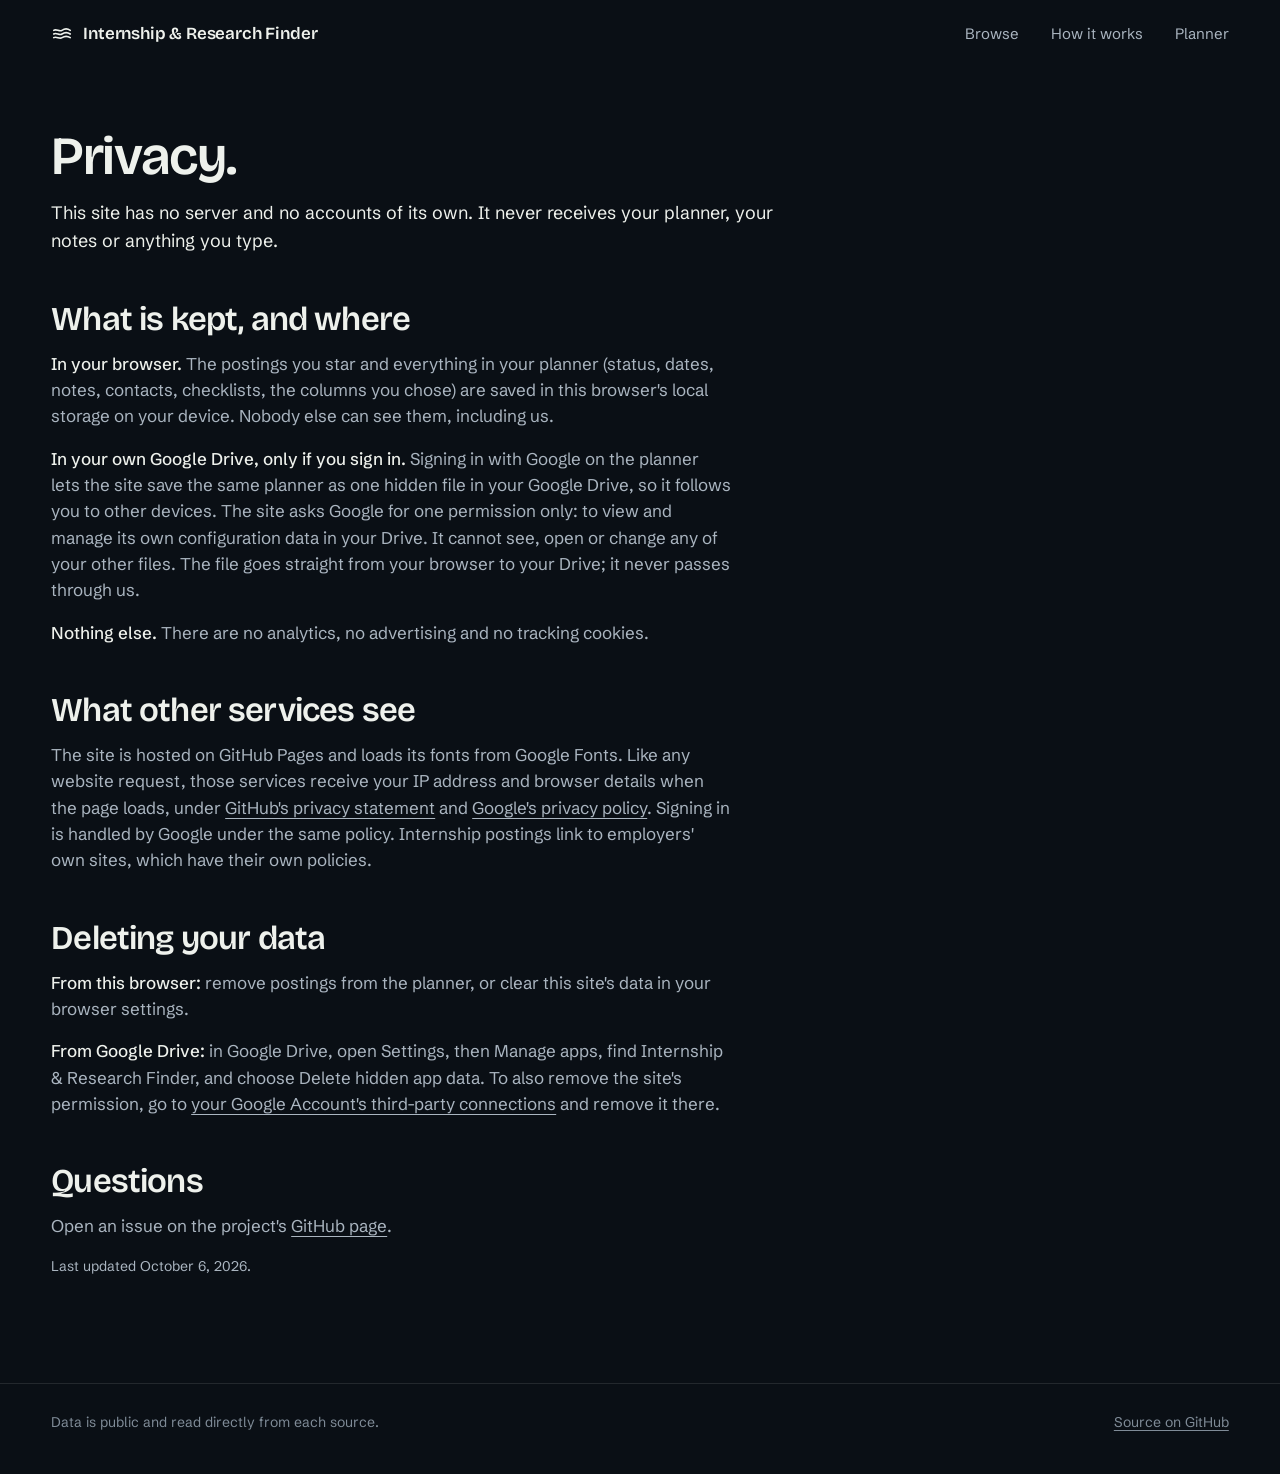
<file: site/privacy.html>
<!doctype html>
<html lang="en">
<head>
<meta charset="utf-8">
<meta name="viewport" content="width=device-width, initial-scale=1">
<title>Privacy · Internship &amp; Research Finder</title>
<meta name="description" content="What Internship & Research Finder stores, where, and how to delete it.">
<meta name="theme-color" content="#0a0f15">
<link rel="icon" href="data:image/svg+xml,%3Csvg xmlns='http://www.w3.org/2000/svg' viewBox='0 0 24 24'%3E%3Crect width='24' height='24' rx='6' fill='%230a0f15'/%3E%3Cpath d='M5 9c2.3-1.5 4.7 1.5 7 0s4.7-1.5 7 0M5 12.5c2.3-1.5 4.7 1.5 7 0s4.7-1.5 7 0M5 16c2.3-1.5 4.7 1.5 7 0s4.7-1.5 7 0' fill='none' stroke='%23eef1ec' stroke-width='1.9' stroke-linecap='round'/%3E%3C/svg%3E">
<link rel="preconnect" href="https://fonts.googleapis.com">
<link rel="preconnect" href="https://fonts.gstatic.com" crossorigin>
<link href="https://fonts.googleapis.com/css2?family=Bricolage+Grotesque:opsz,wght@12..96,500..700&family=Schibsted+Grotesk:wght@400;500;600&family=Fragment+Mono&display=swap" rel="stylesheet">
<link rel="stylesheet" href="style.css">
</head>
<body>
<header class="bar">
  <a class="mark" href="index.html"><svg viewBox="0 0 24 24" fill="none" stroke="currentColor" stroke-width="1.8" stroke-linecap="round" aria-hidden="true"><path d="M3 8c3-2 6 2 9 0s6-2 9 0M3 12c3-2 6 2 9 0s6-2 9 0M3 16c3-2 6 2 9 0s6-2 9 0"/></svg>Internship &amp; Research Finder</a>
  <nav class="nav" aria-label="Sections"><a href="index.html#browse">Browse</a><a href="index.html#how">How it works</a><a href="planner.html" data-saved-link>Planner</a></nav>
</header>

<main class="plan prose">
  <h1>Privacy.</h1>
  <p class="lede-line">This site has no server and no accounts of its own. It never receives your planner, your notes or anything you type.</p>

  <h2>What is kept, and where</h2>
  <p><b>In your browser.</b> The postings you star and everything in your planner (status, dates, notes, contacts, checklists, the columns you chose) are saved in this browser's local storage on your device. Nobody else can see them, including us.</p>
  <p><b>In your own Google Drive, only if you sign in.</b> Signing in with Google on the planner lets the site save the same planner as one hidden file in your Google Drive, so it follows you to other devices. The site asks Google for one permission only: to view and manage its own configuration data in your Drive. It cannot see, open or change any of your other files. The file goes straight from your browser to your Drive; it never passes through us.</p>
  <p><b>Nothing else.</b> There are no analytics, no advertising and no tracking cookies.</p>

  <h2>What other services see</h2>
  <p>The site is hosted on GitHub Pages and loads its fonts from Google Fonts. Like any website request, those services receive your IP address and browser details when the page loads, under <a href="https://docs.github.com/en/site-policy/privacy-policies/github-general-privacy-statement">GitHub's privacy statement</a> and <a href="https://policies.google.com/privacy">Google's privacy policy</a>. Signing in is handled by Google under the same policy. Internship postings link to employers' own sites, which have their own policies.</p>

  <h2>Deleting your data</h2>
  <p><b>From this browser:</b> remove postings from the planner, or clear this site's data in your browser settings.</p>
  <p><b>From Google Drive:</b> in Google Drive, open Settings, then Manage apps, find Internship &amp; Research Finder, and choose Delete hidden app data. To also remove the site's permission, go to <a href="https://myaccount.google.com/connections">your Google Account's third-party connections</a> and remove it there.</p>

  <h2>Questions</h2>
  <p>Open an issue on the project's <a href="https://github.com/patharearya/internship-tracker/issues">GitHub page</a>.</p>
  <p class="plan-note">Last updated October 6, 2026.</p>
</main>

<footer class="foot">
  <span>Data is public and read directly from each source.</span>
  <span><a href="https://github.com/patharearya/internship-tracker">Source on GitHub</a></span>
</footer>
</body>
</html>
</file>
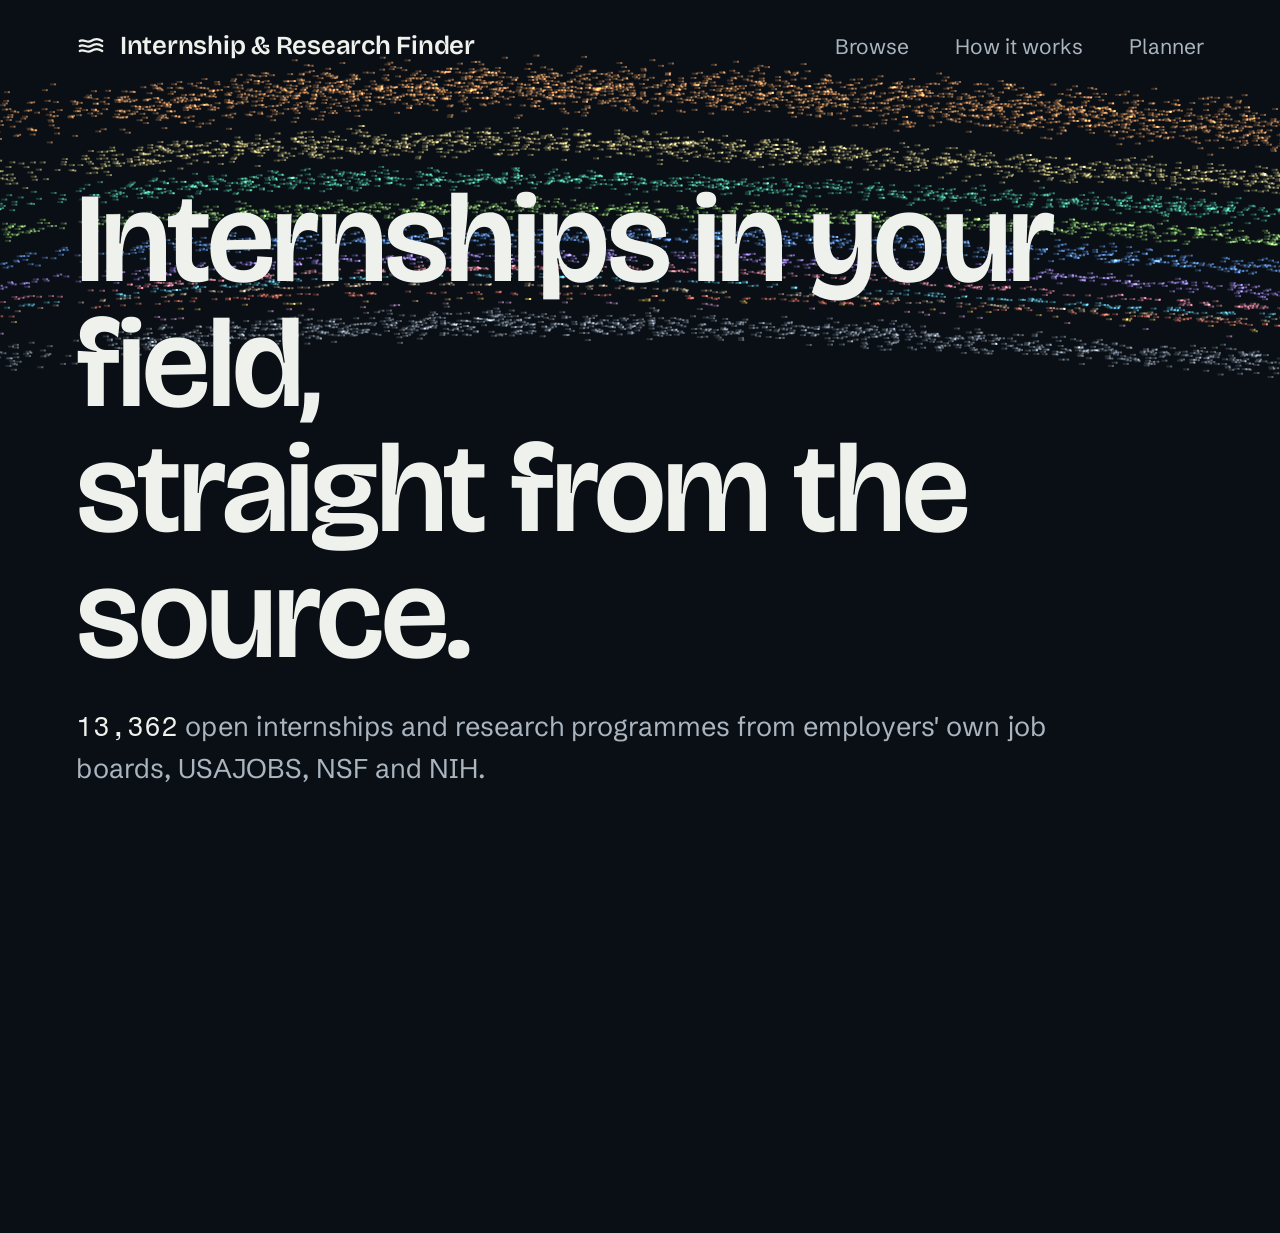
<file: brag-output/work/composition.html>
<!doctype html>
<html lang="en">
<head>
<meta charset="utf-8">
<title>Brag composition</title>
<link href="https://fonts.googleapis.com/css2?family=Bricolage+Grotesque:opsz,wght@12..96,500..700&family=Schibsted+Grotesk:wght@400;500;600&family=Fragment+Mono&display=block" rel="stylesheet">
<style>
:root {
  --ground: #0a0f15; --ground-2: #10161e; --ink: #eef1ec; --ink-2: #aab5c0; --ink-3: #7f8b97;
  --line: rgba(238, 241, 236, 0.11); --line-2: rgba(238, 241, 236, 0.2);
  --display: "Bricolage Grotesque", system-ui, sans-serif; --ui: "Schibsted Grotesk", system-ui, sans-serif; --mono: "Fragment Mono", ui-monospace, monospace;
  --pad: 76px;
}
* { box-sizing: border-box; }
html, body { margin: 0; width: 1920px; height: 1080px; overflow: hidden; background: var(--ground); color: var(--ink); font: 400 23px/1.55 var(--ui); -webkit-font-smoothing: antialiased; }
svg { flex: none; }
#field { position: absolute; inset: 0; width: 1920px; height: 1080px; }
.scene { position: absolute; inset: 0; opacity: 0; }

/* 1 hook */
#hook { display: grid; place-content: center; text-align: center; padding-bottom: 260px; }
#hook .num { font: 600 260px/0.9 var(--display); letter-spacing: -0.04em; font-variant-numeric: tabular-nums; }
#hook .cap { font: 500 52px/1.1 var(--display); letter-spacing: -0.015em; color: var(--ink-2); margin-top: 26px; }

/* 2 hero, as on the site */
.bar { position: absolute; top: 0; left: 0; right: 0; display: flex; justify-content: space-between; align-items: center; padding: 30px var(--pad); }
.mark { display: inline-flex; align-items: center; gap: 14px; font: 600 26px/1 var(--display); letter-spacing: -0.01em; }
.mark svg { width: 30px; height: 30px; }
.nav { display: flex; gap: 46px; color: var(--ink-2); font-size: 21px; }
.lede { position: absolute; left: var(--pad); bottom: 110px; max-width: 1400px; }
.lede h1 { margin: 0 0 28px; font: 600 128px/0.98 var(--display); letter-spacing: -0.022em; }
.lede h1 span { display: block; }
.lede p { margin: 0; color: var(--ink-2); font-size: 27px; max-width: 60ch; }
.lede p b { color: var(--ink); font-weight: 500; font-family: var(--mono); }

/* 3 fields + rows */
#browse { padding: 96px var(--pad) 0; }
#browse h2, #sources h2 { margin: 0; font: 600 84px/1.02 var(--display); letter-spacing: -0.025em; }
.sub { margin: 14px 0 0; color: var(--ink-2); font-size: 26px; }
.strip { display: flex; gap: 5px; height: 190px; margin-top: 40px; }
.strip div { position: relative; flex: var(--g) 1 0; min-width: 10px; border-radius: 13px; background: var(--c); overflow: hidden; transform-origin: bottom; }
.strip span { position: absolute; left: 15px; right: 10px; bottom: 13px; color: #0a0f15; font: 500 17px/1.2 var(--ui); white-space: nowrap; overflow: hidden; text-overflow: ellipsis; }
.strip span b { display: block; font: 400 16px/1 var(--mono); opacity: .72; margin-bottom: 5px; }
.rows { list-style: none; margin: 34px 0 0; padding: 0; border-top: 1px solid var(--line); }
.row { display: grid; grid-template-columns: 170px minmax(0, 1.5fr) minmax(0, .7fr) 220px 40px; gap: 26px; align-items: center; padding: 17px 5px; border-bottom: 1px solid var(--line); }
.row .when { font: 400 17px/1.3 var(--mono); color: var(--ink); }
.row .title { font-weight: 500; font-size: 23px; line-height: 1.3; }
.row .org { color: var(--ink-2); font-size: 20px; }
.row .kind { display: inline-flex; align-items: center; gap: 9px; font: 400 17px/1 var(--ui); color: var(--ink-3); margin-left: 12px; }
.row .kind i { width: 9px; height: 9px; border-radius: 50%; background: #6aa9ff; }
.row .where { color: var(--ink-2); font-size: 20px; }
.row .due { font: 400 17px/1.3 var(--mono); color: var(--ink-3); white-space: nowrap; }
.row .due.soon { color: var(--ink); }
.row svg { width: 26px; height: 26px; color: var(--ink-3); }

/* 4 planner */
#planner .shot { position: absolute; left: 0; top: 0; width: 1440px; height: 900px; transform-origin: 0 0; }
#planner .shot img { position: absolute; inset: 0; width: 1440px; height: 900px; }
.patch { position: absolute; left: 512px; top: 438px; width: 100px; height: 36px; background: var(--ground); font: 500 16px/36px var(--ui); padding-left: 8px; }
.tick { position: absolute; left: 658px; top: 445px; width: 27px; height: 27px; border-radius: 50%; background: var(--ink); display: grid; place-items: center; }
.tick svg { width: 15px; height: 15px; }
.cap-chip { position: absolute; left: var(--pad); bottom: 70px; padding: 22px 34px; border-radius: 999px; background: rgba(16, 22, 30, .92); border: 1px solid var(--line-2); font: 500 34px/1.1 var(--display); letter-spacing: -0.012em; box-shadow: 0 20px 60px rgba(0,0,0,.5); }
.fade-b { position: absolute; left: 0; right: 0; bottom: 0; height: 320px; background: linear-gradient(transparent, var(--ground)); }
.cursor { position: absolute; left: 0; top: 0; width: 34px; height: 34px; filter: drop-shadow(0 3px 6px rgba(0,0,0,.6)); }
.ring { position: absolute; width: 60px; height: 60px; margin: -30px 0 0 -30px; border-radius: 50%; border: 2px solid var(--ink); opacity: 0; }

/* 5 sources */
#sources { padding: 120px var(--pad) 0; }
.src { margin-top: 50px; border-top: 1px solid var(--line); }
.src div { display: grid; grid-template-columns: 380px 1fr 150px; gap: 30px; align-items: center; height: 70px; border-bottom: 1px solid var(--line); }
.src .n { font: 500 28px/1 var(--ui); }
.src .b { height: 14px; border-radius: 7px; background: var(--ink); transform-origin: left; }
.src .c { font: 400 24px/1 var(--mono); text-align: right; color: var(--ink-2); }
.src .kind { color: var(--ink-3); font-size: 19px; font-weight: 400; margin-left: 10px; }
.tag { margin-top: 44px; font: 500 46px/1.1 var(--display); letter-spacing: -0.015em; color: var(--ink-2); }
.tag b { color: var(--ink); font-weight: 500; }

/* 6 outro */
#outro .lede h1 { font-size: 112px; }
#outro .mark-big { display: flex; align-items: center; gap: 26px; margin-bottom: 26px; }
#outro .mark-big svg { width: 84px; height: 84px; padding: 16px; border-radius: 22px; background: var(--ground-2); border: 1px solid var(--line-2); }
#outro .url { font: 400 34px/1.3 var(--mono); color: var(--ink); }
#outro .free { margin-top: 14px; color: var(--ink-2); font-size: 28px; }
</style>
</head>
<body>
<canvas id="field" width="1920" height="1080"></canvas>
<svg width="0" height="0" style="position:absolute">
  <symbol id="i-mark" viewBox="0 0 24 24"><path d="M3 8c3-2 6 2 9 0s6-2 9 0M3 12c3-2 6 2 9 0s6-2 9 0M3 16c3-2 6 2 9 0s6-2 9 0" fill="none" stroke="currentColor" stroke-width="1.8" stroke-linecap="round"/></symbol>
  <symbol id="i-star" viewBox="0 0 24 24"><path d="M12 3.6l2.6 5.3 5.8.8-4.2 4.1 1 5.8L12 16.9l-5.2 2.7 1-5.8-4.2-4.1 5.8-.8z" fill="none" stroke="currentColor" stroke-width="1.6" stroke-linejoin="round"/></symbol>
  <symbol id="i-cursor" viewBox="0 0 24 24"><path d="M5 3l14 8-6.2 1.6L10 19z" fill="#eef1ec" stroke="#0a0f15" stroke-width="1.4" stroke-linejoin="round"/></symbol>
</svg>

<section class="scene" id="hook"><div class="num" id="num">0</div><div class="cap">internships open right now.</div></section>

<section class="scene" id="hero">
  <div class="bar"><span class="mark"><svg><use href="#i-mark"/></svg>Internship &amp; Research Finder</span><nav class="nav"><span>Browse</span><span>How it works</span><span>Planner</span></nav></div>
  <div class="lede"><h1><span>Internships in your field,</span><span>straight from the source.</span></h1>
    <p><b>13,362</b> open internships and research programmes from employers' own job boards, USAJOBS, NSF and NIH.</p></div>
</section>

<section class="scene" id="browse">
  <h2>Pick a field.</h2>
  <p class="sub">Each bar is as wide as what's open in it right now.</p>
  <div class="strip" id="strip"></div>
  <ul class="rows" id="rows"></ul>
  <svg class="cursor" id="cur3"><use href="#i-cursor"/></svg><div class="ring" id="ring3"></div>
</section>

<section class="scene" id="planner">
  <div class="shot" id="shot"><img src="../../docs/images/planner.png" alt="">
    <div class="patch" id="patch">Applied</div>
    <div class="tick" id="tick"><svg viewBox="0 0 24 24"><path d="M5 12.5l4.5 4.5L19 7.5" fill="none" stroke="#0a0f15" stroke-width="3" stroke-linecap="round" stroke-linejoin="round"/></svg></div>
    <svg class="cursor" id="cur4" style="width:26px;height:26px"><use href="#i-cursor"/></svg><div class="ring" id="ring4" style="width:44px;height:44px;margin:-22px 0 0 -22px"></div>
  </div>
  <div class="fade-b"></div>
  <div class="cap-chip" id="chip">Star a posting. The planner suggests when to apply.</div>
</section>

<section class="scene" id="sources">
  <h2>Read from employers' own job boards.</h2>
  <div class="src" id="src"></div>
  <p class="tag" id="tag"><b>No aggregators.</b> Checked several times a day.</p>
</section>

<section class="scene" id="outro">
  <div class="lede">
    <div class="mark-big"><svg><use href="#i-mark"/></svg></div>
    <h1>Internship &amp; Research Finder</h1>
    <div class="url">patharearya.github.io/internship-tracker</div>
    <div class="free">Free. No sign-up. Apply on the employer's own page.</div>
  </div>
</section>

<script>
// Every frame is a pure function of t (seconds): render(t) sets the whole page.
// Counts from data/report.json, run started 2026-10-22 18:32 UTC.
const TOTAL = 13362;
const MAJORS = [
  ["Engineering", 3372, "#f4a259"], ["Business & Management", 1878, "#e6d27e"], ["Finance & Accounting", 1353, "#4fd1a1"],
  ["Life Sciences & Health", 1324, "#9bdc6b"], ["Computer Science & IT", 1268, "#6aa9ff"], ["Data & Mathematics", 843, "#b892ff"],
  ["Marketing & Communications", 497, "#ff8fa3"], ["Physical Sciences", 345, "#5fd0e8"], ["Government, Law & Policy", 268, "#d3b58d"],
  ["Arts, Design & Media", 229, "#ff7a5c"], ["Education", 58, "#ffd34e"], ["Social Sciences & Psychology", 49, "#f0a6e8"], ["Other", 1878, "#8d98a4"]];
const CS = 4;
// real postings first seen 2026-10-21/22 under Computer Science & IT (data/postings.json)
const ROWS = [
  ["Today", "Software Engineering Intern, Summer 2027", "Crusoe", "San Francisco, CA", "None published", false],
  ["Today", "Camera Software Intern", "Metalenz", "Boston, MA", "None published", false],
  ["Today", "Developer Intern, Front-End Platform", "1Password", "Remote (US)", "None published", false],
  ["Today", "Co-Op, IT Systems Spring & Summer 2027", "Saab", "East Syracuse, NY", "Due Jan 4", false],
  ["Yesterday", "Cloud Solutions Engineer / Site Reliability Undergrad Intern", "The Aerospace Corporation", "El Segundo, CA", "Due Oct 28 · 6 days", true]];
const SOURCES = [["Workday", "career sites", 10033], ["Greenhouse", "job boards", 1495], ["NSF", "REU awards", 722], ["Ashby", "job boards", 518],
  ["Lever", "job boards", 289], ["NIH", "R25 programmes", 221], ["USAJOBS", "federal", 84]];

const $ = s => document.querySelector(s);
const fmt = n => n.toLocaleString("en-US");
const clamp = (x, a = 0, b = 1) => Math.min(b, Math.max(a, x));
const p = (t, a, b) => clamp((t - a) / (b - a));
const out = x => 1 - Math.pow(1 - x, 4);            // close to the site's cubic-bezier(.16,1,.3,1)
const inout = x => x < .5 ? 8 * x ** 4 : 1 - Math.pow(-2 * x + 2, 4) / 2;
const mix = (a, b, k) => a + (b - a) * k;
// a scene's visibility: in over [a, a+fi], out over [b-fo, b]
const vis = (t, a, b, fi = .4, fo = .3) => out(p(t, a, a + fi)) * (1 - p(t, b - fo, b));

// ---------- build static DOM ----------
$("#strip").innerHTML = MAJORS.map(([n, c, col], i) => `<div style="--c:${col};--g:${c}" data-i="${i}"><span><b>${fmt(c)}</b>${n}</span></div>`).join("");
$("#rows").innerHTML = ROWS.map(r => `<li class="row"><span class="when">${r[0]}</span><span><span class="title">${r[1]}</span><br><span class="org">${r[2]}</span><span class="kind"><i></i>Computer Science &amp; IT</span></span><span class="where">${r[3]}</span><span class="due${r[5] ? " soon" : ""}">${r[4]}</span><svg><use href="#i-star"/></svg></li>`).join("");
$("#src").innerHTML = SOURCES.map(([n, k, c]) => `<div><span class="n">${n}<span class="kind">${k}</span></span><span class="b" style="width:${Math.max(1, c / 10033 * 100)}%"></span><span class="c">${fmt(c)}</span></div>`).join("");

// ---------- the river: the site's own algorithm, one point per open posting, made a pure function of time ----------
const cv = $("#field"), ctx = cv.getContext("2d"), W = 1920, H = 1080;
let seed = 7; const rnd = () => { seed |= 0; seed = seed + 0x6D2B79F5 | 0; let x = Math.imul(seed ^ seed >>> 15, 1 | seed); x = x + Math.imul(x ^ x >>> 7, 61 | x) ^ x; return ((x ^ x >>> 14) >>> 0) / 4294967296; };
const PTS = new Float32Array(TOTAL * 6), START = [];   // x0, offset in band, speed, scatter x, scatter y, delay
{ let i = 0; MAJORS.forEach(([, n], bi) => { START[bi] = i; for (let j = 0; j < n; j++, i++) {
  PTS[i*6] = rnd(); PTS[i*6+1] = (rnd() + rnd() + rnd()) / 3; PTS[i*6+2] = .6 + rnd() * .8; PTS[i*6+3] = rnd(); PTS[i*6+4] = rnd(); PTS[i*6+5] = rnd(); } }); }
function bands(span) {
  let y = 0; const b = MAJORS.map(([, n]) => { const h = Math.max(6, span * n / TOTAL), r = { y0: y, h }; y += h; return r; });
  const k = span / y; b.forEach(r => { r.y0 *= k; r.h *= k; }); return b;
}
const bend = (x, T) => Math.sin(x * 3.4 + T * 0.00012 + 0.6) * 0.075 + Math.sin(x * 6.1 - T * 0.00008) * 0.018 + (x - 0.5) * 0.06;
// river layout per moment: top, span, alpha, convergence (0 scattered .. 1 in streams)
function riverState(t) {
  const hook = { top: .63, span: .26, a: .42 }, hero = { top: .12, span: .27, a: .58 }, outro = { top: .14, span: .30, a: .58 };
  let s = { ...hero };
  if (t < 3.0) s = { ...hook };
  else if (t < 4.0) { const k = inout(p(t, 3.0, 4.0)); s = { top: mix(hook.top, hero.top, k), span: mix(hook.span, hero.span, k), a: mix(hook.a, hero.a, k) }; }
  if (t >= 6.7) s.a = mix(hero.a, .07, inout(p(t, 6.7, 7.2)));
  if (t >= 11.0) s.a = mix(.07, 0, p(t, 11.0, 11.5));
  if (t >= 15.2) s.a = mix(0, .07, p(t, 15.2, 15.7));
  if (t >= 18.3) { const k = inout(p(t, 18.3, 19.3)); s = { top: outro.top, span: outro.span, a: mix(.07, outro.a, k) }; }
  return s;
}
function drawRiver(t) {
  ctx.globalCompositeOperation = "source-over"; ctx.globalAlpha = 1; ctx.fillStyle = "#0a0f15"; ctx.fillRect(0, 0, W, H);
  const s = riverState(t); if (s.a <= 0.002) return;
  const top = H * s.top, B = bands(H * s.span), T = t * 3200;
  ctx.globalCompositeOperation = "lighter";
  for (let bi = 0; bi < B.length; bi++) {
    const b = B[bi]; ctx.fillStyle = MAJORS[bi][2];
    for (let i = START[bi], end = START[bi] + MAJORS[bi][1]; i < end; i++) {
      let fx = (PTS[i*6] + 0.011 * PTS[i*6+2] * t) % 1.04 - 0.02;
      const x = fx * W, y = top + b.y0 + PTS[i*6+1] * b.h + bend(fx, T) * H + Math.sin(fx * 9 + bi + T * 0.0004) * 2.8;
      const c = out(p(t, PTS[i*6+5] * .9, PTS[i*6+5] * .9 + 1.7));    // converge from scatter during the hook
      const X = mix(PTS[i*6+3] * W, x, c), Y = mix(PTS[i*6+4] * H, y, c);
      ctx.globalAlpha = s.a * (0.35 + 0.65 * out(p(t, 0, .5))); ctx.fillRect(X, Y, 1.9, 1.9);
      ctx.globalAlpha *= .35; ctx.fillRect(X - 4, Y, 4, 1.9);          // the site's short trail
    }
  }
  ctx.globalAlpha = 1; ctx.globalCompositeOperation = "source-over";
}

// ---------- helpers for scene motion ----------
function show(el, o, dy = 0, sc = 1) { el.style.opacity = o; el.style.transform = `translateY(${dy}px) scale(${sc})`; el.style.visibility = o <= 0.001 ? "hidden" : "visible"; }
function rise(el, t, a, d = .7, dist = 28) { const k = out(p(t, a, a + d)); el.style.opacity = k; el.style.transform = `translateY(${(1 - k) * dist}px)`; }
function cursorPath(el, ring, t, from, to, a, b, click, scale = 1) {
  const k = inout(p(t, a, b)), x = mix(from[0], to[0], k), y = mix(from[1], to[1], k);
  const press = 1 - .18 * Math.sin(Math.PI * p(t, click, click + .18));
  el.style.transform = `translate(${x}px, ${y}px) scale(${press})`;
  const r = p(t, click, click + .5); ring.style.left = to[0] + 4 * scale + "px"; ring.style.top = to[1] + 4 * scale + "px";
  ring.style.opacity = r > 0 && r < 1 ? (1 - r) * .8 : 0; ring.style.transform = `scale(${.4 + r})`;
}

window.render = function (t) {
  drawRiver(t);

  // 1 hook
  const hook = $("#hook"); show(hook, vis(t, 0, 3.3, .35, .35), -12 * p(t, 3.0, 3.3));
  $("#num").textContent = fmt(Math.round(TOTAL * out(p(t, .1, 1.5))));
  rise($("#hook .cap"), t, .7, .6, 20);

  // 2 hero
  const hero = $("#hero"); show(hero, vis(t, 3.2, 7.0, .3, .3));
  rise($("#hero .bar"), t, 3.3, .8, -16);
  const spans = hero.querySelectorAll("h1 span"); rise(spans[0], t, 3.45, .8, 40); rise(spans[1], t, 3.6, .8, 40);
  rise($("#hero .lede p"), t, 3.95, .7, 24);

  // 3 browse
  const br = $("#browse"); show(br, vis(t, 7.0, 11.4, .3, .35));
  rise($("#browse h2"), t, 7.05, .7, 30); rise($("#browse .sub"), t, 7.2, .7, 20);
  const pick = out(p(t, 8.75, 9.35));
  $("#strip").querySelectorAll("div").forEach((d, i) => {
    const g = MAJORS[i][1] * (i === CS ? 1 + .9 * pick : 1);
    d.style.setProperty("--g", g);
    d.style.transform = `scaleY(${.04 + .96 * out(p(t, 7.3 + i * .045, 8.4 + i * .045))})`;
    d.style.opacity = i === CS ? 1 : 1 - .72 * pick;
  });
  const bar = $("#strip").children[CS].getBoundingClientRect();
  cursorPath($("#cur3"), $("#ring3"), t, [1500, 900], [bar.left + bar.width * .5, bar.top + bar.height * .55], 7.9, 8.65, 8.65);
  $("#cur3").style.opacity = p(t, 7.8, 8.0) * (1 - p(t, 9.4, 9.7));
  $("#rows").querySelectorAll("li").forEach((li, i) => rise(li, t, 9.1 + i * .08, .7, 22));

  // 4 planner: real screen, scaled 1.2, slow push in
  const pl = $("#planner"); show(pl, vis(t, 11.3, 15.4, .5, .35));
  const z = mix(1.2, 1.27, p(t, 11.3, 15.4)), slide = (1 - out(p(t, 11.3, 12.1))) * 70;
  $("#shot").style.transform = `translate(${960 - 720 * z}px, ${slide - 60 * (z - 1.2) / .07}px) scale(${z})`;
  const clicked = t >= 13.25;
  $("#tick").style.opacity = clicked ? 1 : 0; $("#tick").style.transform = `scale(${clicked ? .7 + .3 * out(p(t, 13.25, 13.55)) : .7})`;
  $("#patch").style.opacity = clicked ? 1 : 0;
  cursorPath($("#cur4"), $("#ring4"), t, [900, 720], [668, 455], 12.3, 13.15, 13.2, .75);
  $("#cur4").style.opacity = p(t, 12.2, 12.4) * (1 - p(t, 14.4, 14.7));
  rise($("#chip"), t, 12.0, .7, 26);

  // 5 sources
  const so = $("#sources"); show(so, vis(t, 15.4, 18.6, .3, .3));
  rise($("#sources h2"), t, 15.45, .7, 30);
  $("#src").querySelectorAll(":scope > div").forEach((d, i) => {
    rise(d, t, 15.75 + i * .08, .6, 16);
    d.querySelector(".b").style.transform = `scaleX(${out(p(t, 15.85 + i * .08, 16.75 + i * .08))})`;
  });
  rise($("#tag"), t, 16.35, .7, 20);

  // 6 outro
  const ou = $("#outro"); show(ou, vis(t, 18.7, 99, .3));
  rise($("#outro .mark-big"), t, 18.8, .7, 24); rise($("#outro h1"), t, 18.95, .8, 36);
  rise($("#outro .url"), t, 19.2, .7, 20); rise($("#outro .free"), t, 19.35, .7, 20);
};

window.ready = Promise.all([document.fonts.load("600 80px 'Bricolage Grotesque'"), document.fonts.load("500 80px 'Bricolage Grotesque'"),
  document.fonts.load("400 20px 'Schibsted Grotesk'"), document.fonts.load("500 20px 'Schibsted Grotesk'"), document.fonts.load("400 20px 'Fragment Mono'"),
  new Promise(r => { const i = $("#shot img"); i.complete ? r() : i.onload = r; })]).then(() => document.fonts.ready);
render(+(new URLSearchParams(location.search).get("t") || 6.5));
</script>
</body>
</html>
</file>
<file: site/style.css>
:root {
  --ground: #0a0f15;
  --ground-2: #10161e;
  --ground-3: #161e28;
  --ink: #eef1ec;
  --ink-2: #aab5c0;
  --ink-3: #7f8b97;
  --line: rgba(238, 241, 236, 0.11);
  --line-2: rgba(238, 241, 236, 0.2);
  --accent: #eef1ec;
  --display: "Bricolage Grotesque", system-ui, sans-serif;
  --ui: "Schibsted Grotesk", system-ui, sans-serif;
  --mono: "Fragment Mono", ui-monospace, monospace;
  --pad: clamp(16px, 4vw, 56px);
  --ease: cubic-bezier(.16, 1, .3, 1);
  color-scheme: dark;
}
* { box-sizing: border-box; }
html { scroll-behavior: smooth; scrollbar-color: #2a3440 var(--ground); }
body { margin: 0; background: var(--ground); color: var(--ink); font: 400 17px/1.55 var(--ui); -webkit-font-smoothing: antialiased; }
::selection { background: rgba(238, 241, 236, 0.28); color: var(--ink); }
:focus-visible { outline: 2px solid var(--accent); outline-offset: 3px; border-radius: 6px; }
a { color: inherit; text-underline-offset: 0.22em; text-decoration-thickness: 1px; }
button, input, select { font: inherit; color: inherit; }
svg { width: 18px; height: 18px; flex: none; }
.sr { position: absolute; width: 1px; height: 1px; overflow: hidden; clip-path: inset(50%); white-space: nowrap; }
.skip { position: absolute; left: var(--pad); top: -60px; z-index: 20; background: var(--ink); color: var(--ground); padding: 10px 16px; border-radius: 999px; text-decoration: none; }
.skip:focus { top: 12px; }
[hidden] { display: none !important; }

/* ---------- first screen ---------- */
.hero { position: relative; height: 100svh; min-height: 600px; overflow: hidden; isolation: isolate; }
.hero canvas { position: absolute; inset: 0; width: 100%; height: 100%; z-index: -1; display: block; opacity: 0; transition: opacity 1.6s var(--ease); }
.hero canvas.on { opacity: 1; }
.hero canvas.pointing { cursor: pointer; }
.hero::after {
  content: ""; position: absolute; inset: 0; z-index: -1; pointer-events: none;
  background: linear-gradient(180deg, rgba(10,15,21,.5) 0%, rgba(10,15,21,0) 20%, rgba(10,15,21,0) 52%, rgba(10,15,21,.88) 100%);
}
.bar { display: flex; align-items: center; justify-content: space-between; gap: 24px; padding: 22px var(--pad); }
.mark { font: 600 17px/1 var(--display); letter-spacing: -0.01em; text-decoration: none; display: flex; align-items: center; gap: 10px; }
.mark svg { width: 22px; height: 22px; }
.nav { display: flex; gap: clamp(16px, 2.5vw, 34px); font-size: 15px; color: var(--ink-2); }
.nav a { text-decoration: none; transition: color .2s; display: inline-flex; align-items: center; gap: 6px; }
.nav a:hover { color: var(--ink); }
.count { font: 400 12px/1 var(--mono); background: var(--ink); color: var(--ground); border-radius: 999px; padding: 3px 7px; }

.lede { position: absolute; left: var(--pad); right: var(--pad); bottom: clamp(36px, 8vh, 88px); max-width: 1000px; }
.lede h1 { margin: 0 0 22px; font: 600 clamp(44px, 7.4vw, 96px)/0.98 var(--display); letter-spacing: -0.022em; text-wrap: balance; }
.lede p { margin: 0 0 30px; max-width: 60ch; color: var(--ink-2); font-size: clamp(16px, 1.4vw, 19px); text-wrap: pretty; }
.lede p b { color: var(--ink); font-weight: 500; font-variant-numeric: tabular-nums; }
.actions { display: flex; flex-wrap: wrap; gap: 12px; }
.hint { position: absolute; right: var(--pad); bottom: clamp(36px, 8vh, 88px); max-width: 240px; text-align: right; margin: 0; font: 400 13px/1.45 var(--mono); color: var(--ink-3); }
.label { position: absolute; z-index: 2; pointer-events: none; padding: 7px 11px; border-radius: 8px; white-space: nowrap;
  background: rgba(10,15,21,.86); border: 1px solid var(--line); font: 500 14px/1.2 var(--ui); opacity: 0; transform: translate(14px, -50%); transition: opacity .2s; }
.label b { font: 400 13px/1 var(--mono); color: var(--ink-2); margin-left: 8px; }
.label.on { opacity: 1; }

.btn { display: inline-flex; align-items: center; gap: 10px; height: 50px; padding: 0 22px; border-radius: 999px; font: 500 16px/1 var(--ui);
  text-decoration: none; cursor: pointer; border: 1px solid var(--line-2); background: none; transition: transform .25s var(--ease), background .25s, border-color .25s, color .25s; }
.btn.primary { background: var(--ink); color: var(--ground); border-color: var(--ink); }
.btn.primary:hover { transform: translateY(-2px); }
.btn.ghost { background: rgba(10,15,21,.35); }
.btn.ghost:hover { border-color: rgba(238,241,236,.45); }
.btn:disabled { opacity: .5; cursor: default; transform: none; }

/* ---------- fields ---------- */
main { max-width: 1280px; margin: 0 auto; padding: 0 var(--pad); }
h2 { font: 600 clamp(32px, 4.2vw, 56px)/1.02 var(--display); letter-spacing: -0.025em; margin: 0 0 14px; text-wrap: balance; }
.fields { padding-top: clamp(80px, 14vh, 150px); }
.sub { color: var(--ink-2); margin: 0 0 40px; }
.strip { display: flex; gap: 4px; height: 150px; }
.strip button { all: unset; position: relative; flex: var(--n) 1 0; min-width: 8px; border-radius: 10px; background: var(--c); cursor: pointer; overflow: hidden;
  transition: flex-grow .6s var(--ease), opacity .35s, transform .35s var(--ease); transform-origin: bottom; }
.strip button span { position: absolute; left: 12px; right: 8px; bottom: 10px; color: #0a0f15; font: 500 13px/1.2 var(--ui); white-space: nowrap; overflow: hidden; text-overflow: ellipsis; }
.strip button span b { display: block; font: 400 12px/1 var(--mono); opacity: .72; margin-bottom: 4px; overflow: hidden; }
.strip button:hover { filter: brightness(1.1); }
.strip button:focus-visible { outline: 2px solid var(--ink); outline-offset: 3px; }
.strip.has-pick button { opacity: .28; }
.strip.has-pick button[aria-pressed="true"] { opacity: 1; flex-grow: calc(var(--n) * 1.6); }

.chips { display: flex; flex-wrap: wrap; gap: 8px; margin-top: 22px; }
.chips button { display: inline-flex; align-items: center; gap: 8px; height: 36px; padding: 0 14px; border-radius: 999px; border: 1px solid var(--line); background: none;
  cursor: pointer; font-size: 14px; color: var(--ink-2); transition: border-color .2s, color .2s, background .2s; }
.chips button i { width: 8px; height: 8px; border-radius: 50%; background: var(--c, var(--ink-3)); }
.chips button b { font: 400 12px/1 var(--mono); color: var(--ink-3); font-variant-numeric: tabular-nums; }
.chips button:hover { color: var(--ink); border-color: var(--line-2); }
.chips button[aria-pressed="true"] { color: var(--ground); background: var(--ink); border-color: var(--ink); }
.chips button[aria-pressed="true"] b { color: rgba(10,15,21,.6); }

/* ---------- list ---------- */
.list { padding-top: clamp(56px, 9vh, 96px); }
.controls { position: sticky; top: 0; z-index: 5; display: flex; flex-wrap: wrap; gap: 10px; align-items: center; padding: 14px 0;
  background: rgba(10,15,21,.9); backdrop-filter: blur(12px); border-bottom: 1px solid var(--line); }
.search { flex: 1 1 260px; display: flex; align-items: center; gap: 10px; height: 44px; padding: 0 16px; border: 1px solid var(--line-2); border-radius: 999px; color: var(--ink-3); }
.search:focus-within { border-color: var(--ink-2); }
.search input { all: unset; flex: 1; color: var(--ink); font-size: 15px; min-width: 0; }
.search input::placeholder { color: var(--ink-3); }
.select select { height: 44px; padding: 0 38px 0 16px; border-radius: 999px; border: 1px solid var(--line-2); font-size: 15px; cursor: pointer; appearance: none;
  background: var(--ground) url("data:image/svg+xml,%3Csvg xmlns='http://www.w3.org/2000/svg' viewBox='0 0 24 24' fill='none' stroke='%23aab5c0' stroke-width='2' stroke-linecap='round'%3E%3Cpath d='M7 10l5 5 5-5'/%3E%3C/svg%3E") no-repeat right 14px center / 16px; }
.select select:focus-visible { outline: 2px solid var(--accent); outline-offset: 2px; }
.seg { display: flex; border: 1px solid var(--line-2); border-radius: 999px; padding: 3px; height: 44px; }
.seg button { border: 0; background: none; border-radius: 999px; padding: 0 14px; font-size: 14px; color: var(--ink-2); cursor: pointer; transition: background .25s var(--ease), color .25s; white-space: nowrap; }
.seg button:hover { color: var(--ink); }
.seg button[aria-pressed="true"] { background: var(--ink); color: var(--ground); }

.summary { padding: 34px 0 10px; }
.summary h2 { font-size: clamp(24px, 2.6vw, 34px); margin: 0; font-variant-numeric: tabular-nums; }
.note { color: var(--ink-2); max-width: 70ch; margin: 10px 0 0; }
.grouped { color: var(--ink-3); font-size: 15px; margin: 8px 0 0; }
.empty button { margin-top: 18px; }

.rows { list-style: none; margin: 18px 0 0; padding: 0; border-top: 1px solid var(--line); }
.row { display: grid; grid-template-columns: 130px minmax(0, 1.5fr) minmax(0, .7fr) 170px 44px; gap: 20px; align-items: center; padding: 16px 4px; border-bottom: 1px solid var(--line);
  cursor: pointer; transition: background .2s; border-radius: 4px; }
.row:hover { background: var(--ground-2); }
.row .when { font: 400 13px/1.3 var(--mono); color: var(--ink-3); }
.row .when.fresh { color: var(--ink); }
.row .when.prog { font: 400 14px/1.3 var(--ui); }
.row .what { min-width: 0; }
.row .title { all: unset; display: block; cursor: pointer; font-weight: 500; overflow-wrap: anywhere; }
.row .title:focus-visible { outline: 2px solid var(--accent); outline-offset: 3px; border-radius: 4px; }
.row .title:hover { text-decoration: underline; }
.row .org { color: var(--ink-2); font-size: 15px; }
.row .where { color: var(--ink-2); font-size: 15px; overflow-wrap: anywhere; }
.row .due { font: 400 13px/1.3 var(--mono); color: var(--ink-3); white-space: nowrap; }
.row .due.soon { color: var(--ink); }
.row .kind { display: inline-flex; align-items: center; gap: 7px; font: 400 13px/1 var(--ui); color: var(--ink-3); margin-top: 6px; }
.row .kind i { width: 7px; height: 7px; border-radius: 50%; background: var(--c); }
.star { width: 40px; height: 40px; display: grid; place-items: center; border-radius: 50%; border: 0; background: none; cursor: pointer; color: var(--ink-3); transition: color .2s, background .2s; }
.star svg { width: 20px; height: 20px; fill: none; }
.star:hover { color: var(--ink); background: var(--ground-3); }
.star[aria-pressed="true"], .star-btn[aria-pressed="true"] { color: var(--ink); }
.star[aria-pressed="true"] svg, .star-btn[aria-pressed="true"] svg { fill: currentColor; }
.empty { padding: 48px 4px; color: var(--ink-2); max-width: 60ch; }
.empty b { color: var(--ink); font-weight: 500; }
.more { display: flex; justify-content: center; padding: 34px 0 0; }

/* rows arrive as a staggered wave when the list changes */
.js .rows .row.arrive { animation: arrive .7s var(--ease) both; animation-delay: calc(var(--i, 0) * 40ms); }
@keyframes arrive { from { opacity: 0; transform: translateY(14px); filter: blur(6px); } }

/* ---------- how it works ---------- */
.how { padding: clamp(110px, 18vh, 200px) 0 clamp(70px, 10vh, 120px); }
.how-grid { display: grid; grid-template-columns: 1.1fr 1fr; gap: clamp(32px, 6vw, 96px); align-items: start; margin-top: 30px; }
.big { font: 500 clamp(22px, 2.3vw, 30px)/1.32 var(--display); letter-spacing: -0.012em; margin: 0; text-wrap: pretty; }
.big b { font-weight: 600; font-variant-numeric: tabular-nums; }
.facts { margin: 0; display: grid; grid-template-columns: auto 1fr; border-top: 1px solid var(--line); }
.facts dt, .facts dd { margin: 0; padding: 14px 0; border-bottom: 1px solid var(--line); }
.facts dt { font: 500 22px/1.2 var(--display); font-variant-numeric: tabular-nums; padding-right: 24px; }
.facts dd { color: var(--ink-2); align-self: center; }
.how-notes { display: grid; grid-template-columns: 1fr 1fr; gap: clamp(32px, 6vw, 96px); margin-top: 56px; color: var(--ink-2); }
.how-notes p { margin: 0; max-width: 60ch; }

.foot { display: flex; flex-wrap: wrap; justify-content: space-between; gap: 12px 32px; padding: 28px var(--pad) 40px; border-top: 1px solid var(--line); color: var(--ink-3); font-size: 14px; }
.foot a:hover { color: var(--ink); }

/* ---------- posting detail ---------- */
.scrim { position: fixed; inset: 0; z-index: 30; background: rgba(5,8,12,.55); backdrop-filter: blur(3px); animation: fade .3s var(--ease); }
.drawer { position: fixed; z-index: 31; top: 0; right: 0; bottom: 0; width: min(640px, 100%); background: var(--ground-2); border-left: 1px solid var(--line);
  box-shadow: -24px 0 60px rgba(0,0,0,.4); animation: slide .5s var(--ease); }
.drawer-in { height: 100%; overflow-y: auto; padding: 22px clamp(20px, 3.4vw, 44px) 60px; outline: none; overscroll-behavior: contain; }
.d-top { display: flex; justify-content: flex-end; margin-bottom: 8px; }
.icon { width: 44px; height: 44px; border-radius: 50%; border: 1px solid var(--line-2); background: none; display: grid; place-items: center; cursor: pointer; color: var(--ink-2); }
.icon:hover { color: var(--ink); border-color: var(--ink-2); }
.d-org { color: var(--ink-2); margin: 0 0 8px; }
.drawer h2 { font-size: clamp(28px, 3.2vw, 40px); margin-bottom: 24px; overflow-wrap: anywhere; }
.d-facts { display: grid; grid-template-columns: 130px 1fr; margin: 0 0 26px; border-top: 1px solid var(--line); }
.d-facts dt, .d-facts dd { margin: 0; padding: 11px 0; border-bottom: 1px solid var(--line); }
.d-facts dt { font: 400 14px/1.5 var(--ui); color: var(--ink-3); }
.d-facts dd { color: var(--ink); overflow-wrap: anywhere; }
.d-actions { display: flex; flex-wrap: wrap; gap: 10px; margin-bottom: 34px; }
.d-desc { color: var(--ink-2); font-size: 16px; line-height: 1.65; max-width: 68ch; }
.d-desc p { margin: 0 0 14px; white-space: pre-line; }
.d-desc .muted { color: var(--ink-3); font-style: italic; }
@keyframes slide { from { transform: translateX(40px); opacity: 0; } }
@keyframes fade { from { opacity: 0; } }

/* ---------- scroll reveal: visible by default, animated only once JS marks the page ---------- */
.js .reveal { opacity: 0; transform: translateY(26px); filter: blur(8px); }
.js .reveal.in { opacity: 1; transform: none; filter: none; transition: opacity .9s var(--ease), transform .9s var(--ease), filter .9s var(--ease); transition-delay: var(--d, 0ms); }
.js .strip.reveal { opacity: 1; filter: none; transform: none; }
.js .strip.reveal button { transform: scaleY(.04); }
.js .strip.reveal.in button { transform: none; transition: transform 1.1s var(--ease), flex-grow .6s var(--ease), opacity .35s; transition-delay: calc(var(--i) * 45ms), 0s, 0s; }

@media (max-width: 900px) {
  .row { grid-template-columns: minmax(0, 1fr) 44px; gap: 4px 12px; padding: 16px 0; }
  .row .when { grid-column: 1; grid-row: 1; }
  .row .what { grid-column: 1; grid-row: 2; }
  .row .where { grid-column: 1; grid-row: 3; }
  .row .due { grid-column: 1; grid-row: 4; }
  .row .star { grid-column: 2; grid-row: 1 / 3; align-self: start; }
  .how-grid, .how-notes { grid-template-columns: 1fr; }
}
@media (max-width: 760px) {
  .nav a:not([data-saved-link]) { display: none; }
  .hint { display: none; }
  .strip { height: 92px; }
  .strip button span { display: none; }
  .chips { flex-wrap: nowrap; overflow-x: auto; margin-inline: calc(-1 * var(--pad)); padding: 0 var(--pad) 6px; scrollbar-width: none; }
  .chips button { flex: none; }
  .controls { gap: 8px; }
  .seg { flex: 1 1 auto; overflow-x: auto; }
  .seg button { flex: 1; padding: 0 10px; }
  .select { flex: 1 1 100%; }
  .select select { width: 100%; }
  .d-facts { grid-template-columns: 104px 1fr; }
}
@media (prefers-reduced-motion: reduce) {
  html { scroll-behavior: auto; }
  .js .reveal, .js .strip.reveal button { opacity: 1; transform: none; filter: none; transition: none; }
  .js .rows .row.arrive, .drawer, .scrim { animation: none; }
  .hero canvas { transition: none; }
}

/* ---------- planner (planner.html) ---------- */
.nav a[aria-current="page"] { color: var(--ink); }
.plan { padding-top: clamp(36px, 7vh, 72px); padding-bottom: clamp(60px, 10vh, 110px); }
.plan h1 { font: 600 clamp(32px, 4.2vw, 56px)/1.02 var(--display); letter-spacing: -0.025em; margin: 0 0 14px; }
.plan-sum { margin: 0 0 28px; color: var(--ink-2); font-variant-numeric: tabular-nums; }
.plan-sum b { font: 400 15px/1 var(--mono); color: var(--ink); }
.plan-sum span { white-space: nowrap; }
.plan-sum i { font-style: normal; color: var(--ink-3); }
.plan-tools { display: flex; flex-wrap: wrap; gap: 10px; align-items: center; padding-bottom: 18px; }
.plan-tools .btn { height: 44px; font-size: 15px; padding: 0 18px; }
.plan-tools .btn svg { width: 17px; height: 17px; }
.cols { position: relative; }
.cols summary { list-style: none; }
.cols summary::-webkit-details-marker { display: none; }
.cols[open] summary { border-color: rgba(238,241,236,.45); }
.cols-panel { position: absolute; z-index: 6; top: 52px; left: 0; width: min(560px, calc(100vw - 2 * var(--pad))); display: flex; flex-wrap: wrap; gap: 8px; padding: 16px;
  background: var(--ground-2); border: 1px solid var(--line-2); border-radius: 8px; animation: slide-down .35s var(--ease); }
@keyframes slide-down { from { opacity: 0; transform: translateY(-6px); } }
.cols-panel button, .mats button { display: inline-flex; align-items: center; gap: 7px; height: 34px; padding: 0 13px 0 10px; border-radius: 999px; border: 1px solid var(--line);
  background: none; color: var(--ink-2); font-size: 14px; cursor: pointer; transition: background .2s, color .2s, border-color .2s; white-space: nowrap; }
.cols-panel button, .mats button { gap: 0; padding: 0 13px; }
.cols-panel button svg, .mats button svg { width: 0; height: 14px; opacity: 0; transform: scale(.6); transition: width .3s var(--ease), margin .3s var(--ease), opacity .2s, transform .3s var(--ease); }
.cols-panel button[aria-pressed="true"], .mats button[aria-pressed="true"] { padding-left: 10px; }
.cols-panel button:hover, .mats button:hover { color: var(--ink); border-color: var(--line-2); }
.cols-panel button[aria-pressed="true"], .mats button[aria-pressed="true"] { background: var(--ink); color: var(--ground); border-color: var(--ink); }
.cols-panel button[aria-pressed="true"] svg, .mats button[aria-pressed="true"] svg { width: 14px; margin-right: 7px; opacity: 1; transform: none; }

.sheet-wrap { position: relative; border-top: 1px solid var(--line); outline: none; }
.sheet-wrap::before, .sheet-wrap::after { content: ""; position: absolute; top: 0; bottom: 0; width: 48px; z-index: 4; pointer-events: none; opacity: 0; transition: opacity .3s; }
.sheet-wrap::after { right: 0; background: linear-gradient(90deg, rgba(10,15,21,0), var(--ground)); }
.sheet-wrap::before { left: var(--pin, 280px); background: linear-gradient(270deg, rgba(10,15,21,0), rgba(10,15,21,.9)); }
.sheet-wrap.more-right::after, .sheet-wrap.more-left::before { opacity: 1; }
.view-in { animation: fade .45s var(--ease); }
/* positioned, so absolutely placed labels inside (the screen-reader text) stay clipped; one at x 870 widened phone pages */
.sheet-scroll { position: relative; overflow-x: auto; scrollbar-color: #2a3440 var(--ground); overscroll-behavior-x: contain; }
.sheet { border-collapse: separate; border-spacing: 0; min-width: 100%; font-size: 15px; }
.sheet th, .sheet td { text-align: left; vertical-align: top; padding: 14px; border-bottom: 1px solid var(--line); }
.sheet thead th { background: var(--ground); padding-top: 12px; padding-bottom: 12px; white-space: nowrap; font-weight: 400; }
/* from 761px the sheet scrolls in its own area under a sticky header; on phones the page scrolls and the sheet only sideways (owner) */
@media (min-width: 761px) {
  .sheet-scroll { overflow: auto; max-height: calc(100svh - 96px); }
  .sheet thead th { position: sticky; top: 0; z-index: 2; }
  .sheet thead th.c-posting { z-index: 3; }
}
.sort { all: unset; display: inline-flex; align-items: center; gap: 6px; cursor: pointer; font: 500 13px/1 var(--ui); color: var(--ink-3); border-radius: 4px; }
.sort:hover, .sort[aria-sort="ascending"], .sort[aria-sort="descending"] { color: var(--ink); }
.sort:focus-visible { outline: 2px solid var(--accent); outline-offset: 3px; }
.sort svg { width: 13px; height: 13px; opacity: 0; transition: transform .3s var(--ease), opacity .2s; }
.sort svg.up, .sort svg.down { opacity: 1; }
.sort svg.down { transform: rotate(180deg); }
.sheet .c-posting { position: sticky; left: 0; z-index: 1; background: var(--ground); min-width: 280px; max-width: 360px; font-weight: 400; box-shadow: 1px 0 0 var(--line); }
.sheet tbody tr { transition: background .2s; }
.sheet tbody tr:hover, .sheet tbody tr:hover .c-posting { background: var(--ground-2); }
.p-title { display: block; font-weight: 500; text-decoration: none; overflow-wrap: anywhere; line-height: 1.35; }
.p-title:hover { text-decoration: underline; }
.p-org { display: flex; flex-wrap: wrap; align-items: center; gap: 4px 8px; margin-top: 4px; color: var(--ink-2); font-size: 14px; }
.p-org i, .p-field i { width: 7px; height: 7px; border-radius: 50%; background: var(--c); flex: none; }
.p-major { display: inline-flex; align-items: center; gap: 7px; color: var(--ink-3); font-size: 13px; white-space: nowrap; }
.p-field { display: inline-flex; align-items: center; gap: 8px; white-space: nowrap; }
.gone { display: inline-block; margin-top: 8px; font: 400 12px/1 var(--mono); color: var(--ink); border: 1px solid var(--line-2); border-radius: 999px; padding: 5px 9px; }
.gone.words { font: 400 13px/1 var(--ui); }
.sheet tr.is-closed .p-title, .sheet tr.is-closed .p-org { color: var(--ink-3); }
.sheet .mono, .sheet input.mono { font: 400 13px/1.3 var(--mono); font-variant-numeric: tabular-nums; }
.sheet span.mono { color: var(--ink-2); }
.sheet .dim { color: var(--ink-3); font-size: 14px; white-space: nowrap; }
.sheet span.hot { color: var(--ink); }
.sheet td span { white-space: nowrap; }
.sheet .c-notes, .sheet .c-contacts { min-width: 220px; }
.sheet .c-location { min-width: 150px; }
.sheet .c-location span { white-space: normal; color: var(--ink-2); }
.sheet .c-end { width: 44px; padding-right: 4px; }
.ed { all: unset; box-sizing: border-box; display: block; width: 100%; min-height: 34px; padding: 6px 10px; margin: -6px -10px; border-radius: 8px; border: 1px solid transparent;
  color: var(--ink); font: 400 15px/1.4 var(--ui); cursor: text; transition: border-color .2s, background .2s; }
.ed:hover { border-color: var(--line); }
.ed:focus { border-color: var(--ink-2); background: var(--ground-3); }
.ed::placeholder { color: var(--ink-3); }
textarea.ed { field-sizing: content; min-width: 200px; max-width: 320px; resize: none; white-space: pre-wrap; }
select.ed { cursor: pointer; padding-right: 28px; min-width: 128px;
  background: url("data:image/svg+xml,%3Csvg xmlns='http://www.w3.org/2000/svg' viewBox='0 0 24 24' fill='none' stroke='%237f8b97' stroke-width='2' stroke-linecap='round'%3E%3Cpath d='M7 10l5 5 5-5'/%3E%3C/svg%3E") no-repeat right 6px center / 14px; }
select.ed option { background: var(--ground-2); color: var(--ink); }
.datecell { position: relative; display: inline-flex; align-items: center; min-height: 34px; padding: 6px 10px; margin: -6px -10px; border-radius: 8px; border: 1px solid transparent;
  font: 400 13px/1.3 var(--mono); font-variant-numeric: tabular-nums; color: var(--ink-2); white-space: nowrap; cursor: pointer; transition: border-color .2s, background .2s; }
.datecell:hover { border-color: var(--line); }
.datecell:focus-within { border-color: var(--ink-2); background: var(--ground-3); color: var(--ink); }
.datecell.suggested { color: var(--ink-3); }
.datecell.hot { color: var(--ink); }
.datecell { flex-wrap: wrap; column-gap: 8px; }
.datecell small { font: 400 12px/1.3 var(--ui); color: var(--ink-3); }
.datecell .add { font: 400 14px/1.3 var(--ui); color: var(--ink-3); }
.datecell input { position: absolute; inset: 0; width: 100%; height: 100%; opacity: 0; cursor: pointer; color-scheme: dark; border: 0; padding: 0; }
.tick { position: relative; display: inline-grid; place-items: center; width: 26px; height: 26px; margin-top: 3px; border-radius: 50%; border: 1px solid var(--line-2); cursor: pointer;
  transition: background .25s var(--ease), border-color .25s; }
.tick input { position: absolute; inset: 0; opacity: 0; margin: 0; cursor: pointer; }
.tick svg { width: 16px; height: 16px; color: var(--ground); opacity: 0; transform: scale(.4); transition: opacity .2s, transform .35s var(--ease); }
.tick:has(input:checked) { background: var(--ink); border-color: var(--ink); }
.tick:has(input:checked) svg { opacity: 1; transform: none; }
.tick:has(input:focus-visible) { outline: 2px solid var(--accent); outline-offset: 3px; }
.mats { display: flex; gap: 6px; }
.mats button { height: 30px; font-size: 13px; padding: 0 11px 0 8px; }
.icon.small { width: 34px; height: 34px; border-color: transparent; color: var(--ink-3); }
.icon.small svg { width: 15px; height: 15px; }
.icon.small:hover { border-color: var(--line-2); color: var(--ink); }
/* ticking Applied: the row's status and date cells settle in from a blur, once */
.sheet tr.stamp .c-appliedOn, .sheet tr.stamp .c-status, .sheet tr.stamp .c-applyBy { animation: stamp .6s var(--ease); }
@keyframes stamp { from { filter: blur(4px); opacity: .3; } }
.js .sheet tbody tr.arrive { animation: arrive .7s var(--ease) both; animation-delay: calc(var(--i, 0) * 40ms); }
.sheet .col-in { animation: fade .45s var(--ease); }

.timeline { position: relative; border-top: 1px solid var(--line); padding-top: 40px; --name: clamp(200px, 26%, 320px); }
.tl-axis { position: relative; height: 18px; margin-left: var(--name); font: 400 12px/1 var(--mono); color: var(--ink-3); }
.tl-axis span { position: absolute; top: 0; padding-left: 6px; border-left: 1px solid var(--line); height: 18px; white-space: nowrap; }
.tl-axis .tl-today-label { top: -20px; height: auto; border: 0; padding: 0; transform: translateX(-50%); color: var(--ink); }
.tl-rows { position: relative; list-style: none; margin: 12px 0 0; padding: 0; }
.tl-row { display: grid; grid-template-columns: var(--name) 1fr; align-items: center; min-height: 58px; border-bottom: 1px solid var(--line); }
.tl-name { min-width: 0; padding: 10px 18px 10px 0; }
.tl-name a { display: block; font-weight: 500; font-size: 15px; text-decoration: none; white-space: nowrap; overflow: hidden; text-overflow: ellipsis; }
.tl-name a:hover { text-decoration: underline; }
.tl-name span { display: block; color: var(--ink-2); font-size: 13px; white-space: nowrap; overflow: hidden; text-overflow: ellipsis; }
.tl-track { position: relative; height: 58px; }
.tl-track > span { position: absolute; top: 50%; }
.tl-line { height: 2px; margin-top: -1px; background: var(--ink-3); transform-origin: left; }
.tl-line.open-ended { background: linear-gradient(90deg, var(--ink-3) 60%, transparent); }
.tl-start { width: 9px; height: 9px; margin: -4.5px 0 0 -4.5px; border-radius: 50%; background: var(--c); }
.tl-by { width: 13px; height: 13px; margin: -6.5px 0 0 -6.5px; border-radius: 50%; border: 2px solid var(--ink-2); background: var(--ground); }
.tl-by.hot { border-color: var(--ink); }
.tl-applied { width: 11px; height: 11px; margin: -5.5px 0 0 -5.5px; border-radius: 50%; background: var(--ink); }
.tl-end { width: 2px; height: 18px; margin: -9px 0 0 -1px; background: var(--ink); }
.tl-end.tl-both { width: 13px; height: 13px; margin: -6.5px 0 0 -6.5px; border-radius: 50%; border: 2px solid var(--ink); background: linear-gradient(var(--ink), var(--ink)) center / 2px 100% no-repeat; }
.tl-cut { width: 2px; height: 18px; margin: -9px 0 0 -1px; background: var(--ink-3); transform: rotate(28deg); }
.tl-row.is-closed .tl-name a, .tl-row.is-closed .tl-name span { color: var(--ink-3); }
.tl-row.is-closed .tl-line { height: 0; background: none; border-top: 2px dashed var(--ink-3); }
.tl-today { position: absolute; top: 0; bottom: 0; width: 1px; left: calc(var(--name) + (100% - var(--name)) * var(--p)); background: var(--ink); opacity: .5; pointer-events: none; }
.tl-key { display: flex; flex-wrap: wrap; gap: 10px 22px; margin: 22px 0 0; color: var(--ink-3); font-size: 13px; }
.tl-key span { display: inline-flex; align-items: center; gap: 8px; }
.tl-key i { display: inline-block; flex: none; }
.k-start { width: 9px; height: 9px; border-radius: 50%; background: var(--ink-3); }
.k-by { width: 11px; height: 11px; border-radius: 50%; border: 2px solid var(--ink-2); }
.k-applied { width: 10px; height: 10px; border-radius: 50%; background: var(--ink); }
.k-end { width: 2px; height: 14px; background: var(--ink); }
.k-cut { width: 2px; height: 14px; background: var(--ink-3); transform: rotate(28deg); }
.k-open { width: 22px; height: 2px; background: linear-gradient(90deg, var(--ink-3) 50%, transparent); }
.js .tl-row .tl-line { animation: draw .9s var(--ease) both; animation-delay: calc(var(--i, 0) * 50ms); }
@keyframes draw { from { transform: scaleX(0); } }

.plan-empty { padding: 30px 0 10px; border-top: 1px solid var(--line); max-width: 60ch; }
.plan-empty p { color: var(--ink-2); font-size: clamp(16px, 1.4vw, 19px); margin: 0 0 24px; }
.plan-note { margin: 34px 0 0; color: var(--ink-3); font-size: 14px; }

@media (max-width: 760px) {
  /* the panel hangs from the toolbar's left edge, not the Columns button, so it never runs past the screen */
  .plan-tools { position: relative; }
  .cols { position: static; }
  .cols-panel { top: auto; margin-top: 8px; width: 100%; }
  .sheet .c-posting { min-width: 190px; max-width: 220px; }
  .sheet th, .sheet td { padding: 12px 10px; }
  .timeline { --name: 132px; }
  .tl-name a { font-size: 14px; }
}
@media (prefers-reduced-motion: reduce) {
  .js .sheet tbody tr.arrive, .js .tl-row .tl-line, .sheet tr.stamp .c-status, .sheet tr.stamp .c-appliedOn, .sheet tr.stamp .c-applyBy, .sheet .col-in, .cols-panel, .view-in { animation: none; }
}

/* ---------- privacy (privacy.html): a short page to read ---------- */
.prose h2 { font-size: clamp(24px, 2.6vw, 34px); margin: 48px 0 14px; }
.prose p { color: var(--ink-2); max-width: 68ch; margin: 0 0 16px; }
.prose p b { color: var(--ink); font-weight: 500; }
.prose .lede-line { font-size: clamp(16px, 1.4vw, 19px); color: var(--ink); }
.prose a { text-underline-offset: 0.22em; }
.prose a:hover { color: var(--ink); }

/* ---------- planner: Google Drive sync line ---------- */
.sync { display: flex; flex-wrap: wrap; align-items: center; gap: 10px 16px; margin: -8px 0 26px; }
.sync .btn { height: 40px; font-size: 14px; padding: 0 16px; }
.sync p { margin: 0; max-width: 62ch; color: var(--ink-3); font-size: 14px; }
.sync p.on { color: var(--ink-2); }
.linkish { all: unset; cursor: pointer; color: var(--ink-3); font-size: 14px; text-decoration: underline; text-underline-offset: 0.22em; }
.linkish:hover { color: var(--ink); }
.linkish:focus-visible { outline: 2px solid var(--accent); outline-offset: 3px; border-radius: 4px; }
</file>
